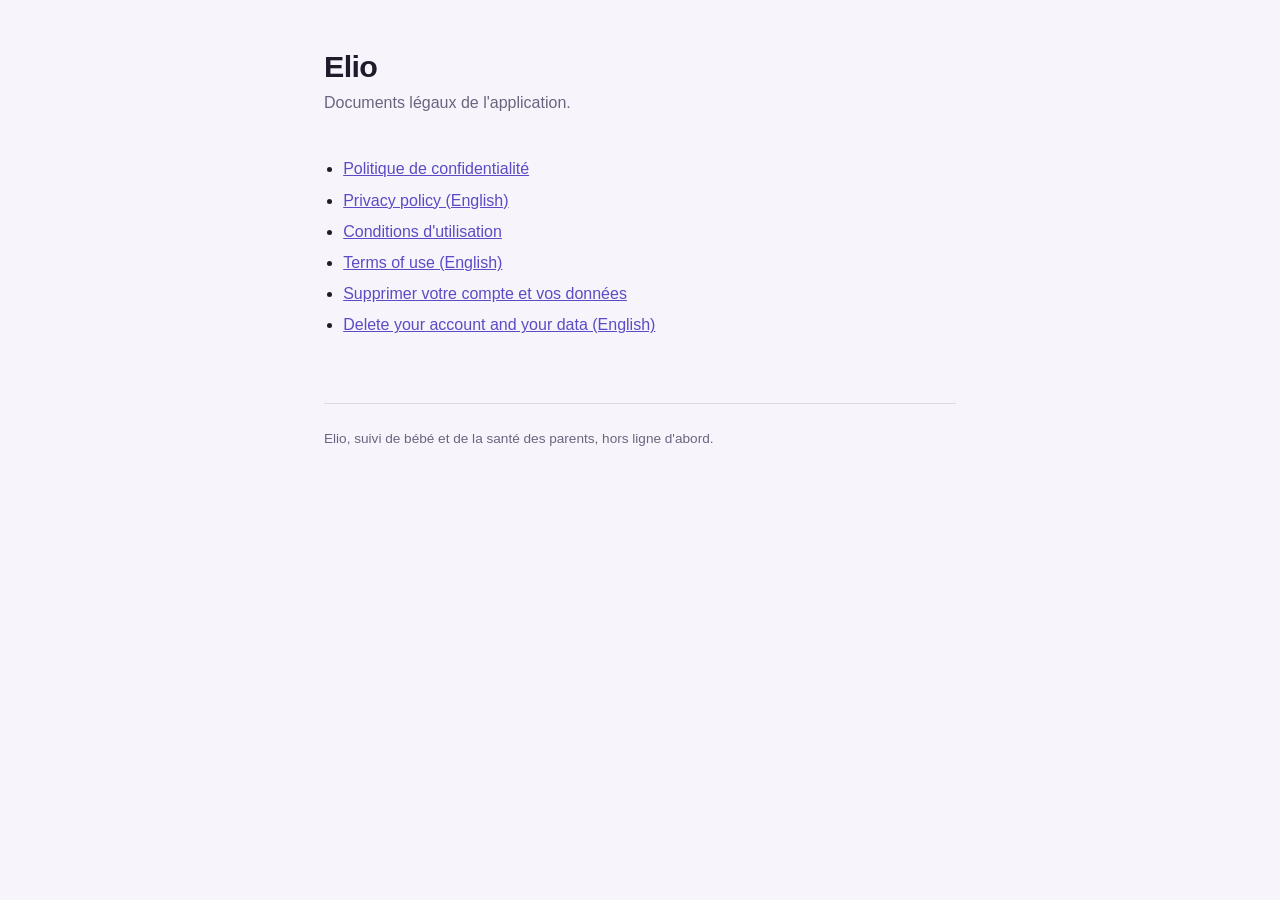
<file: index.html>
<!doctype html>
<html lang="fr">
<head>
<meta charset="utf-8">
<meta name="viewport" content="width=device-width, initial-scale=1">
<title>Elio, documents légaux</title>
<link rel="stylesheet" href="./style.css">
</head>
<body>
<main>
  <header>
    <h1>Elio</h1>
    <p class="lede">Documents légaux de l'application.</p>
  </header>
  <ul>
    <li><a href="./privacy/">Politique de confidentialité</a></li>
    <li><a href="./privacy/en/">Privacy policy (English)</a></li>
    <li><a href="./terms/">Conditions d'utilisation</a></li>
    <li><a href="./terms/en/">Terms of use (English)</a></li>
    <li><a href="./delete-account/">Supprimer votre compte et vos données</a></li>
    <li><a href="./delete-account/en/">Delete your account and your data (English)</a></li>
  </ul>
  <footer>
    Elio, suivi de bébé et de la santé des parents, hors ligne d'abord.
  </footer>
</main>
</body>
</html>
</file>
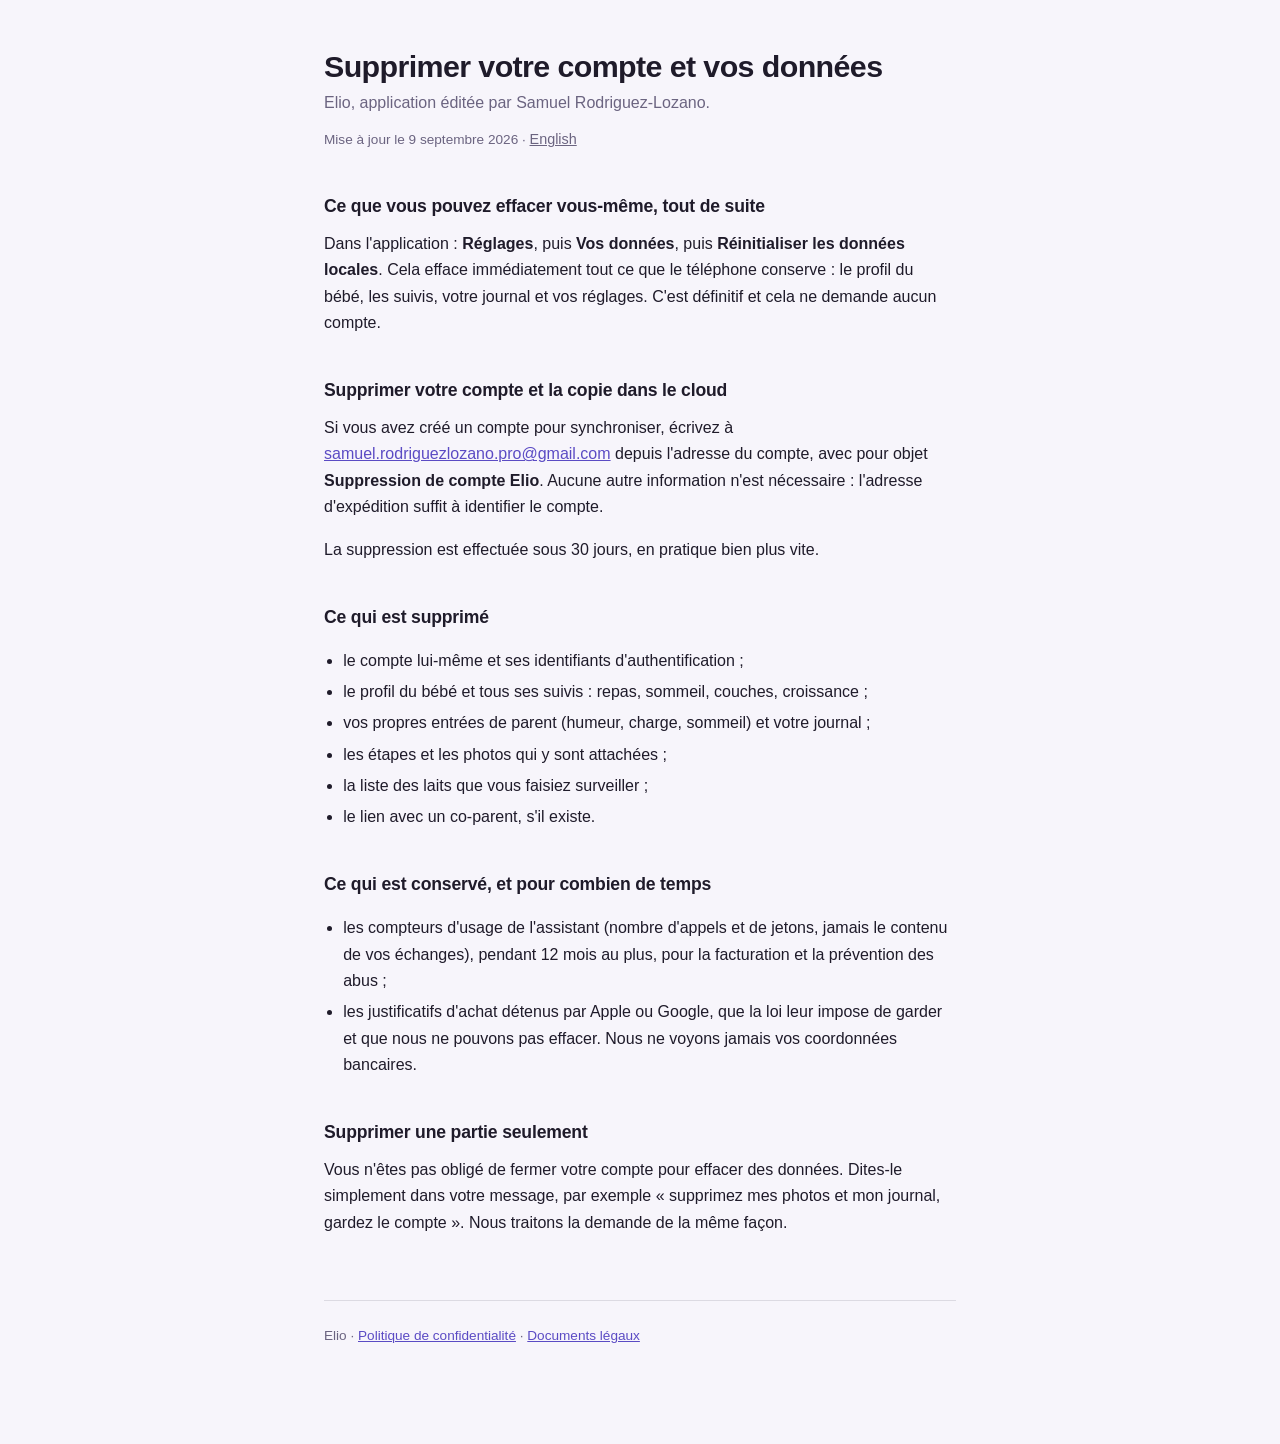
<file: delete-account/index.html>
<!doctype html>
<html lang="fr">
<head>
<meta charset="utf-8">
<meta name="viewport" content="width=device-width, initial-scale=1">
<title>Supprimer votre compte, Elio</title>
<link rel="stylesheet" href="../style.css">
</head>
<body>
<main>
  <header>
    <h1>Supprimer votre compte et vos données</h1>
    <p class="lede">Elio, application éditée par Samuel Rodriguez-Lozano.</p>
    <p class="meta">Mise à jour le 9 septembre 2026 · <a href="./en/" class="switch">English</a></p>
  </header>

  <h2>Ce que vous pouvez effacer vous-même, tout de suite</h2>
  <p>
    Dans l'application : <strong>Réglages</strong>, puis <strong>Vos données</strong>,
    puis <strong>Réinitialiser les données locales</strong>. Cela efface
    immédiatement tout ce que le téléphone conserve : le profil du bébé, les
    suivis, votre journal et vos réglages. C'est définitif et cela ne demande
    aucun compte.
  </p>

  <h2>Supprimer votre compte et la copie dans le cloud</h2>
  <p>
    Si vous avez créé un compte pour synchroniser, écrivez à
    <a href="mailto:samuel.rodriguezlozano.pro@gmail.com?subject=Suppression%20de%20compte%20Elio">samuel.rodriguezlozano.pro@gmail.com</a>
    depuis l'adresse du compte, avec pour objet <strong>Suppression de compte
    Elio</strong>. Aucune autre information n'est nécessaire : l'adresse
    d'expédition suffit à identifier le compte.
  </p>
  <p>La suppression est effectuée sous 30 jours, en pratique bien plus vite.</p>

  <h2>Ce qui est supprimé</h2>
  <ul>
    <li>le compte lui-même et ses identifiants d'authentification ;</li>
    <li>le profil du bébé et tous ses suivis : repas, sommeil, couches, croissance ;</li>
    <li>vos propres entrées de parent (humeur, charge, sommeil) et votre journal ;</li>
    <li>les étapes et les photos qui y sont attachées ;</li>
    <li>la liste des laits que vous faisiez surveiller ;</li>
    <li>le lien avec un co-parent, s'il existe.</li>
  </ul>

  <h2>Ce qui est conservé, et pour combien de temps</h2>
  <ul>
    <li>
      les compteurs d'usage de l'assistant (nombre d'appels et de jetons, jamais
      le contenu de vos échanges), pendant 12 mois au plus, pour la facturation
      et la prévention des abus ;
    </li>
    <li>
      les justificatifs d'achat détenus par Apple ou Google, que la loi leur
      impose de garder et que nous ne pouvons pas effacer. Nous ne voyons jamais
      vos coordonnées bancaires.
    </li>
  </ul>

  <h2>Supprimer une partie seulement</h2>
  <p>
    Vous n'êtes pas obligé de fermer votre compte pour effacer des données.
    Dites-le simplement dans votre message, par exemple « supprimez mes photos
    et mon journal, gardez le compte ». Nous traitons la demande de la même
    façon.
  </p>

  <footer>
    Elio · <a href="../privacy/">Politique de confidentialité</a> · <a href="../">Documents légaux</a>
  </footer>
</main>
</body>
</html>
</file>
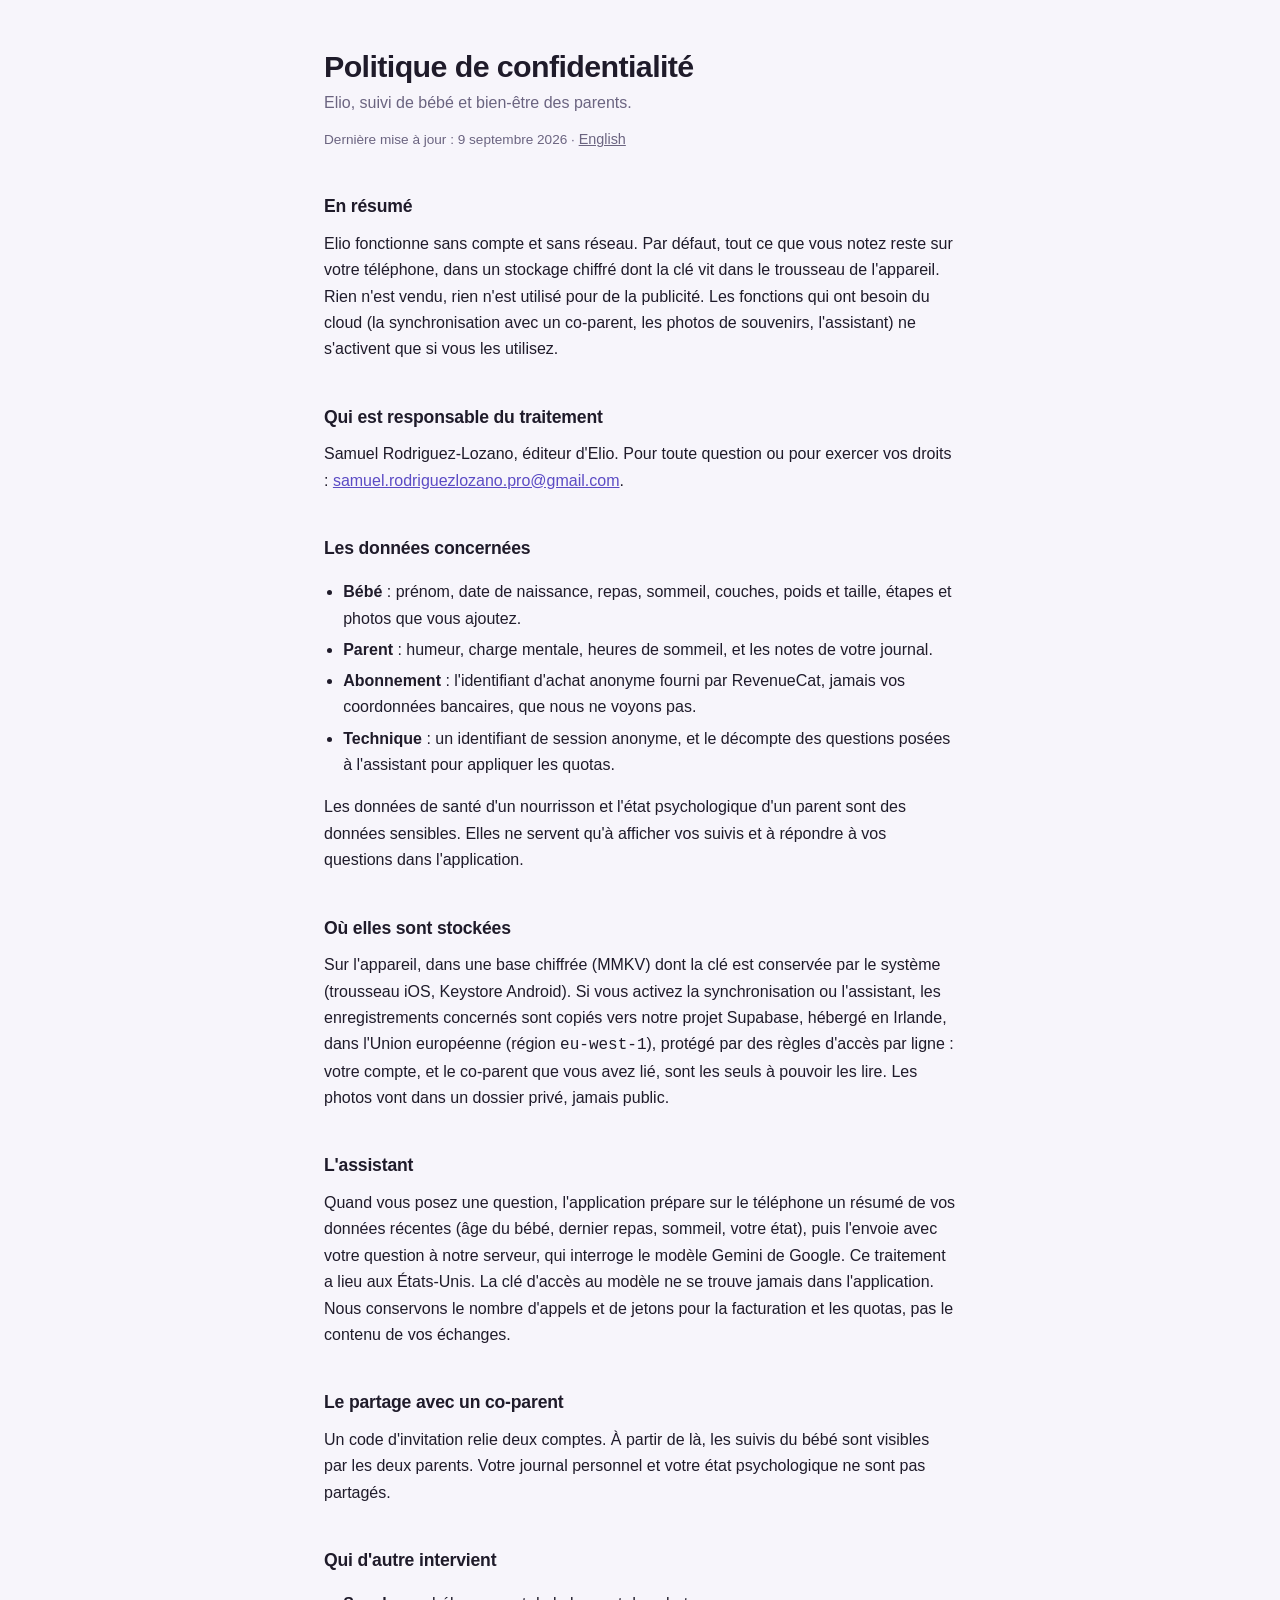
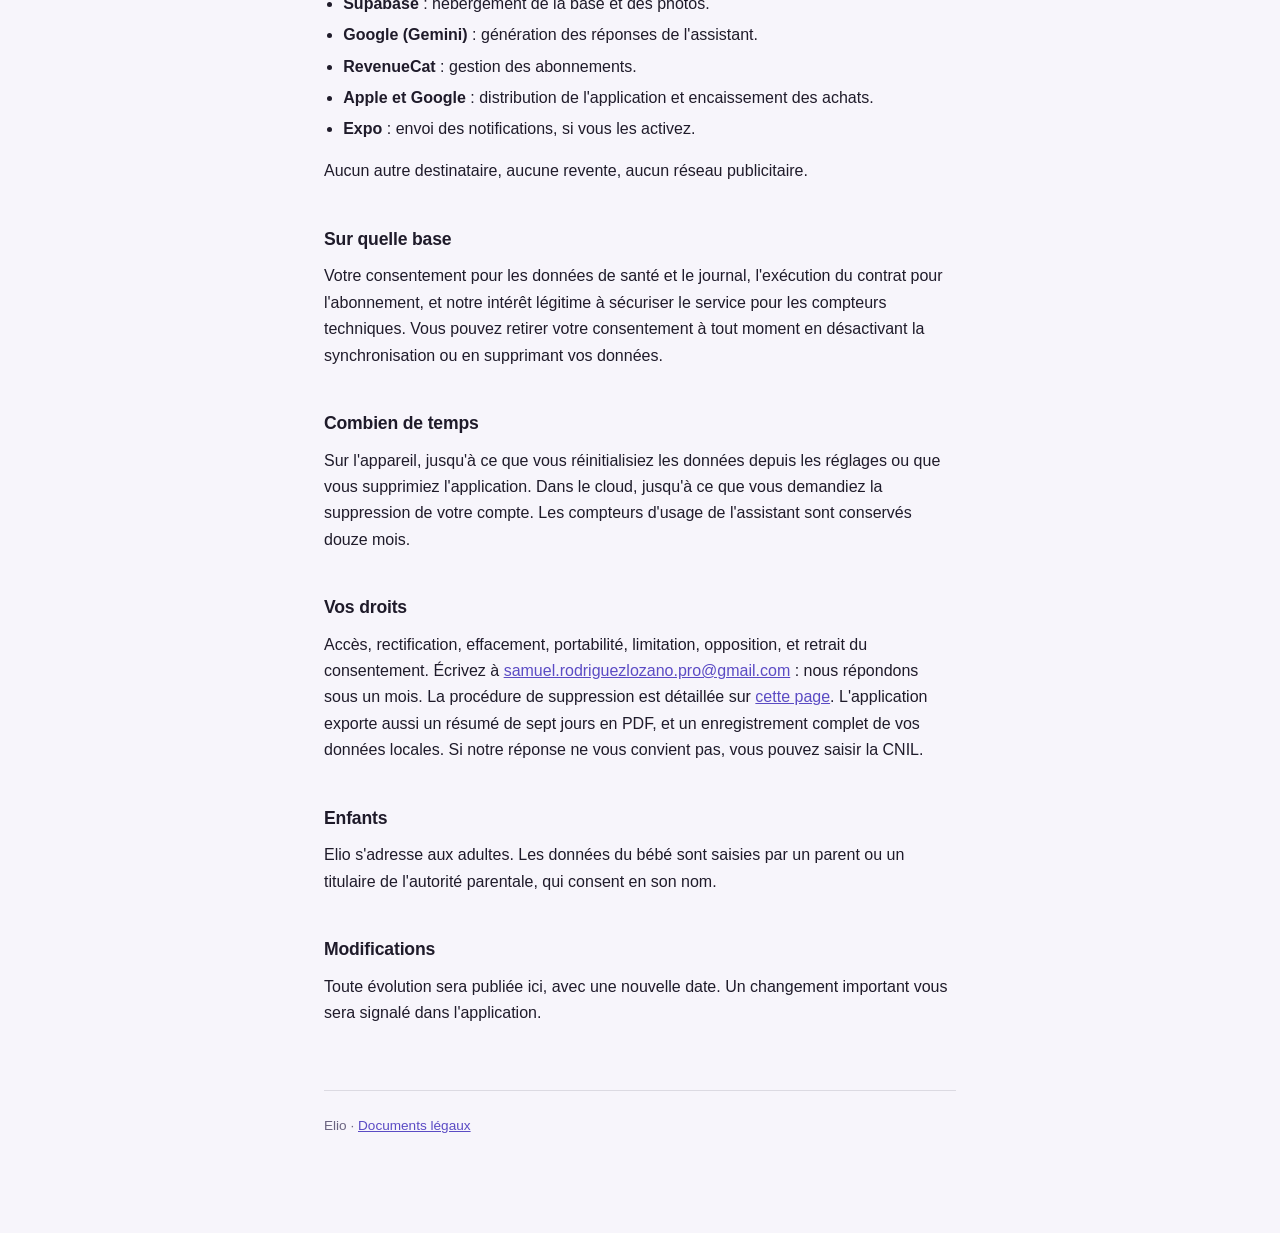
<file: privacy/index.html>
<!doctype html>
<html lang="fr">
<head>
<meta charset="utf-8">
<meta name="viewport" content="width=device-width, initial-scale=1">
<title>Politique de confidentialité, Elio</title>
<link rel="stylesheet" href="../style.css">
</head>
<body>
<main>
  <header>
    <h1>Politique de confidentialité</h1>
    <p class="lede">Elio, suivi de bébé et bien-être des parents.</p>
    <p class="meta">Dernière mise à jour : 9 septembre 2026 · <a href="./en/" class="switch">English</a></p>
  </header>


  <h2>En résumé</h2>
  <p>
    Elio fonctionne sans compte et sans réseau. Par défaut, tout ce que vous
    notez reste sur votre téléphone, dans un stockage chiffré dont la clé vit
    dans le trousseau de l'appareil. Rien n'est vendu, rien n'est utilisé pour
    de la publicité. Les fonctions qui ont besoin du cloud (la synchronisation
    avec un co-parent, les photos de souvenirs, l'assistant) ne s'activent que
    si vous les utilisez.
  </p>

  <h2>Qui est responsable du traitement</h2>
  <p>
    Samuel Rodriguez-Lozano, éditeur d'Elio. Pour toute question ou pour
    exercer vos droits : <a href="mailto:samuel.rodriguezlozano.pro@gmail.com">samuel.rodriguezlozano.pro@gmail.com</a>.
  </p>

  <h2>Les données concernées</h2>
  <ul>
    <li><strong>Bébé</strong> : prénom, date de naissance, repas, sommeil, couches, poids et taille, étapes et photos que vous ajoutez.</li>
    <li><strong>Parent</strong> : humeur, charge mentale, heures de sommeil, et les notes de votre journal.</li>
    <li><strong>Abonnement</strong> : l'identifiant d'achat anonyme fourni par RevenueCat, jamais vos coordonnées bancaires, que nous ne voyons pas.</li>
    <li><strong>Technique</strong> : un identifiant de session anonyme, et le décompte des questions posées à l'assistant pour appliquer les quotas.</li>
  </ul>
  <p>
    Les données de santé d'un nourrisson et l'état psychologique d'un parent
    sont des données sensibles. Elles ne servent qu'à afficher vos suivis et à
    répondre à vos questions dans l'application.
  </p>

  <h2>Où elles sont stockées</h2>
  <p>
    Sur l'appareil, dans une base chiffrée (MMKV) dont la clé est conservée par
    le système (trousseau iOS, Keystore Android). Si vous activez la
    synchronisation ou l'assistant, les enregistrements concernés sont copiés
    vers notre projet Supabase, hébergé en
    Irlande, dans l'Union européenne (région <code>eu-west-1</code>), protégé par des règles d'accès par
    ligne : votre compte, et le co-parent que vous avez lié, sont les seuls à
    pouvoir les lire. Les photos vont dans un dossier privé, jamais public.
  </p>

  <h2>L'assistant</h2>
  <p>
    Quand vous posez une question, l'application prépare sur le téléphone un
    résumé de vos données récentes (âge du bébé, dernier repas, sommeil, votre
    état), puis l'envoie avec votre question à notre serveur, qui interroge le
    modèle Gemini de Google. Ce traitement a lieu aux États-Unis. La clé d'accès
    au modèle ne se trouve jamais dans l'application. Nous conservons le nombre
    d'appels et de jetons pour la facturation et les quotas, pas le contenu de
    vos échanges.
  </p>

  <h2>Le partage avec un co-parent</h2>
  <p>
    Un code d'invitation relie deux comptes. À partir de là, les suivis du bébé
    sont visibles par les deux parents. Votre journal personnel et votre état
    psychologique ne sont pas partagés.
  </p>

  <h2>Qui d'autre intervient</h2>
  <ul>
    <li><strong>Supabase</strong> : hébergement de la base et des photos.</li>
    <li><strong>Google (Gemini)</strong> : génération des réponses de l'assistant.</li>
    <li><strong>RevenueCat</strong> : gestion des abonnements.</li>
    <li><strong>Apple et Google</strong> : distribution de l'application et encaissement des achats.</li>
    <li><strong>Expo</strong> : envoi des notifications, si vous les activez.</li>
  </ul>
  <p>Aucun autre destinataire, aucune revente, aucun réseau publicitaire.</p>

  <h2>Sur quelle base</h2>
  <p>
    Votre consentement pour les données de santé et le journal, l'exécution du
    contrat pour l'abonnement, et notre intérêt légitime à sécuriser le service
    pour les compteurs techniques. Vous pouvez retirer votre consentement à tout
    moment en désactivant la synchronisation ou en supprimant vos données.
  </p>

  <h2>Combien de temps</h2>
  <p>
    Sur l'appareil, jusqu'à ce que vous réinitialisiez les données depuis les
    réglages ou que vous supprimiez l'application. Dans le cloud, jusqu'à ce que
    vous demandiez la suppression de votre compte. Les compteurs d'usage de
    l'assistant sont conservés douze mois.
  </p>

  <h2>Vos droits</h2>
  <p>
    Accès, rectification, effacement, portabilité, limitation, opposition, et
    retrait du consentement. Écrivez à
    <a href="mailto:samuel.rodriguezlozano.pro@gmail.com">samuel.rodriguezlozano.pro@gmail.com</a> : nous répondons sous un mois.
    La procédure de suppression est détaillée sur
    <a href="../delete-account/">cette page</a>. L'application exporte aussi un
    résumé de sept jours en PDF, et un enregistrement complet de vos données
    locales. Si notre réponse ne vous
    convient pas, vous pouvez saisir la CNIL.
  </p>

  <h2>Enfants</h2>
  <p>
    Elio s'adresse aux adultes. Les données du bébé sont saisies par un parent
    ou un titulaire de l'autorité parentale, qui consent en son nom.
  </p>

  <h2>Modifications</h2>
  <p>
    Toute évolution sera publiée ici, avec une nouvelle date. Un changement
    important vous sera signalé dans l'application.
  </p>

  <footer>
    Elio · <a href="../">Documents légaux</a>
  </footer>
</main>
</body>
</html>
</file>
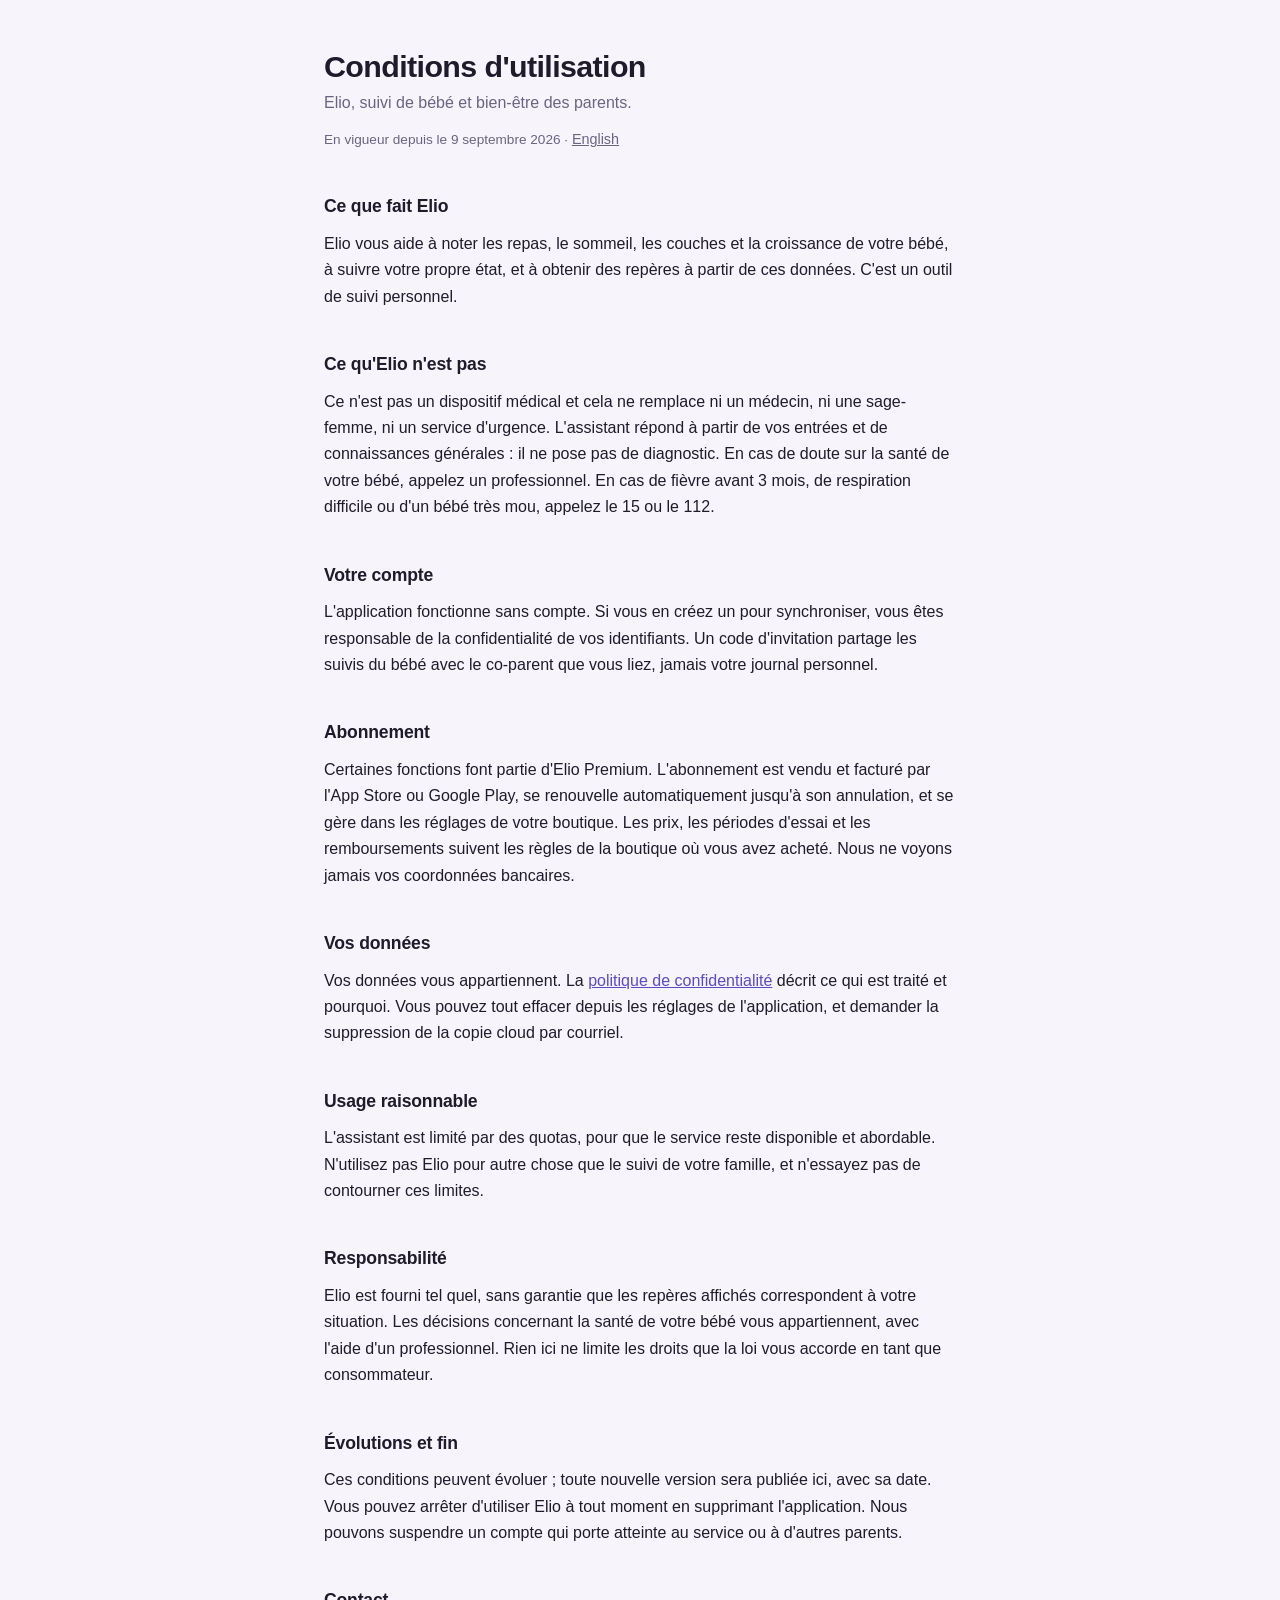
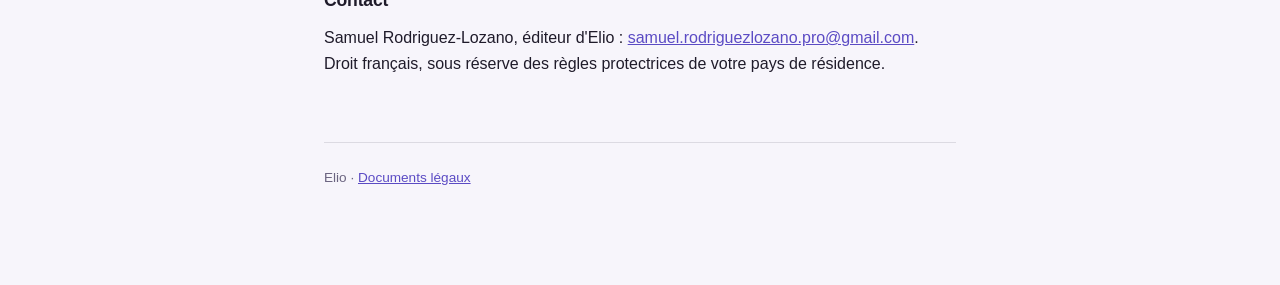
<file: terms/index.html>
<!doctype html>
<html lang="fr">
<head>
<meta charset="utf-8">
<meta name="viewport" content="width=device-width, initial-scale=1">
<title>Conditions d'utilisation, Elio</title>
<link rel="stylesheet" href="../style.css">
</head>
<body>
<main>
  <header>
    <h1>Conditions d'utilisation</h1>
    <p class="lede">Elio, suivi de bébé et bien-être des parents.</p>
    <p class="meta">En vigueur depuis le 9 septembre 2026 · <a href="./en/" class="switch">English</a></p>
  </header>

  <h2>Ce que fait Elio</h2>
  <p>
    Elio vous aide à noter les repas, le sommeil, les couches et la croissance
    de votre bébé, à suivre votre propre état, et à obtenir des repères à partir
    de ces données. C'est un outil de suivi personnel.
  </p>

  <h2>Ce qu'Elio n'est pas</h2>
  <p>
    Ce n'est pas un dispositif médical et cela ne remplace ni un médecin, ni une
    sage-femme, ni un service d'urgence. L'assistant répond à partir de vos
    entrées et de connaissances générales : il ne pose pas de diagnostic. En cas
    de doute sur la santé de votre bébé, appelez un professionnel. En cas de
    fièvre avant 3 mois, de respiration difficile ou d'un bébé très mou, appelez
    le 15 ou le 112.
  </p>

  <h2>Votre compte</h2>
  <p>
    L'application fonctionne sans compte. Si vous en créez un pour synchroniser,
    vous êtes responsable de la confidentialité de vos identifiants. Un code
    d'invitation partage les suivis du bébé avec le co-parent que vous liez,
    jamais votre journal personnel.
  </p>

  <h2>Abonnement</h2>
  <p>
    Certaines fonctions font partie d'Elio Premium. L'abonnement est vendu et
    facturé par l'App Store ou Google Play, se renouvelle automatiquement jusqu'à
    son annulation, et se gère dans les réglages de votre boutique. Les prix,
    les périodes d'essai et les remboursements suivent les règles de la boutique
    où vous avez acheté. Nous ne voyons jamais vos coordonnées bancaires.
  </p>

  <h2>Vos données</h2>
  <p>
    Vos données vous appartiennent. La
    <a href="../privacy/">politique de confidentialité</a> décrit ce qui est
    traité et pourquoi. Vous pouvez tout effacer depuis les réglages de
    l'application, et demander la suppression de la copie cloud par courriel.
  </p>

  <h2>Usage raisonnable</h2>
  <p>
    L'assistant est limité par des quotas, pour que le service reste disponible
    et abordable. N'utilisez pas Elio pour autre chose que le suivi de votre
    famille, et n'essayez pas de contourner ces limites.
  </p>

  <h2>Responsabilité</h2>
  <p>
    Elio est fourni tel quel, sans garantie que les repères affichés
    correspondent à votre situation. Les décisions concernant la santé de votre
    bébé vous appartiennent, avec l'aide d'un professionnel. Rien ici ne limite
    les droits que la loi vous accorde en tant que consommateur.
  </p>

  <h2>Évolutions et fin</h2>
  <p>
    Ces conditions peuvent évoluer ; toute nouvelle version sera publiée ici,
    avec sa date. Vous pouvez arrêter d'utiliser Elio à tout moment en
    supprimant l'application. Nous pouvons suspendre un compte qui porte
    atteinte au service ou à d'autres parents.
  </p>

  <h2>Contact</h2>
  <p>
    Samuel Rodriguez-Lozano, éditeur d'Elio :
    <a href="mailto:samuel.rodriguezlozano.pro@gmail.com">samuel.rodriguezlozano.pro@gmail.com</a>.
    Droit français, sous réserve des règles protectrices de votre pays de
    résidence.
  </p>

  <footer>
    Elio · <a href="../">Documents légaux</a>
  </footer>
</main>
</body>
</html>
</file>
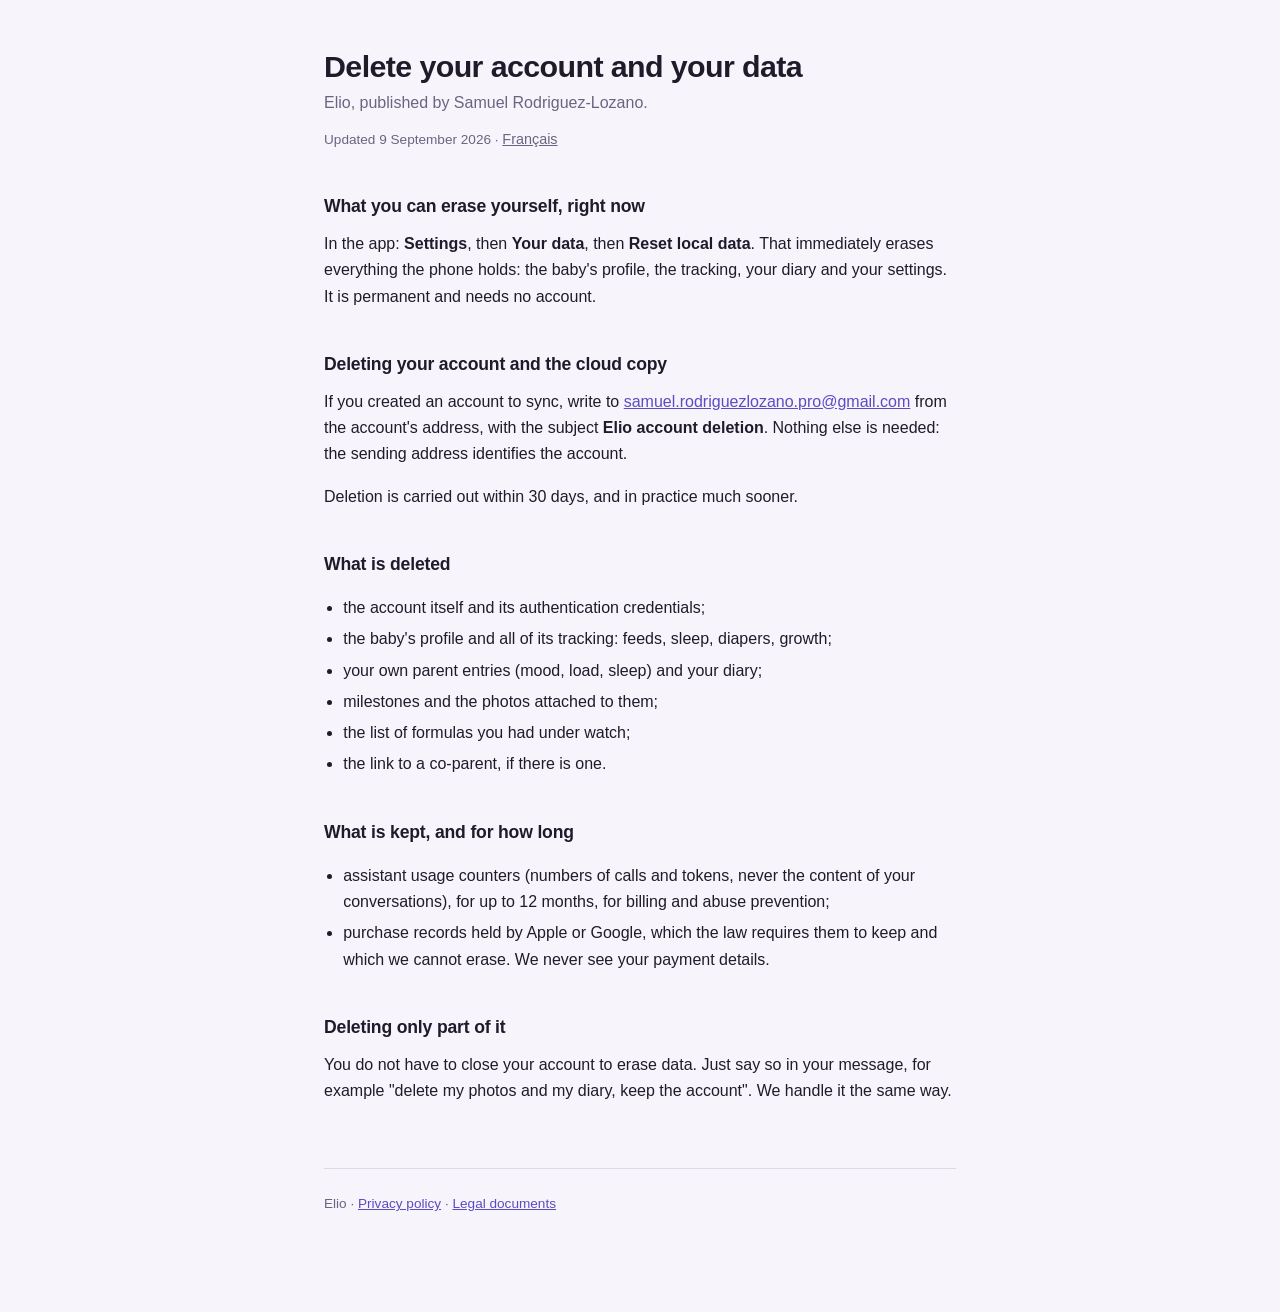
<file: delete-account/en/index.html>
<!doctype html>
<html lang="en">
<head>
<meta charset="utf-8">
<meta name="viewport" content="width=device-width, initial-scale=1">
<title>Delete your account, Elio</title>
<link rel="stylesheet" href="../../style.css">
</head>
<body>
<main>
  <header>
    <h1>Delete your account and your data</h1>
    <p class="lede">Elio, published by Samuel Rodriguez-Lozano.</p>
    <p class="meta">Updated 9 September 2026 · <a href="../" class="switch">Français</a></p>
  </header>

  <h2>What you can erase yourself, right now</h2>
  <p>
    In the app: <strong>Settings</strong>, then <strong>Your data</strong>, then
    <strong>Reset local data</strong>. That immediately erases everything the
    phone holds: the baby's profile, the tracking, your diary and your settings.
    It is permanent and needs no account.
  </p>

  <h2>Deleting your account and the cloud copy</h2>
  <p>
    If you created an account to sync, write to
    <a href="mailto:samuel.rodriguezlozano.pro@gmail.com?subject=Elio%20account%20deletion">samuel.rodriguezlozano.pro@gmail.com</a>
    from the account's address, with the subject <strong>Elio account
    deletion</strong>. Nothing else is needed: the sending address identifies
    the account.
  </p>
  <p>Deletion is carried out within 30 days, and in practice much sooner.</p>

  <h2>What is deleted</h2>
  <ul>
    <li>the account itself and its authentication credentials;</li>
    <li>the baby's profile and all of its tracking: feeds, sleep, diapers, growth;</li>
    <li>your own parent entries (mood, load, sleep) and your diary;</li>
    <li>milestones and the photos attached to them;</li>
    <li>the list of formulas you had under watch;</li>
    <li>the link to a co-parent, if there is one.</li>
  </ul>

  <h2>What is kept, and for how long</h2>
  <ul>
    <li>
      assistant usage counters (numbers of calls and tokens, never the content
      of your conversations), for up to 12 months, for billing and abuse
      prevention;
    </li>
    <li>
      purchase records held by Apple or Google, which the law requires them to
      keep and which we cannot erase. We never see your payment details.
    </li>
  </ul>

  <h2>Deleting only part of it</h2>
  <p>
    You do not have to close your account to erase data. Just say so in your
    message, for example "delete my photos and my diary, keep the account". We
    handle it the same way.
  </p>

  <footer>
    Elio · <a href="../../privacy/en/">Privacy policy</a> · <a href="../../">Legal documents</a>
  </footer>
</main>
</body>
</html>
</file>
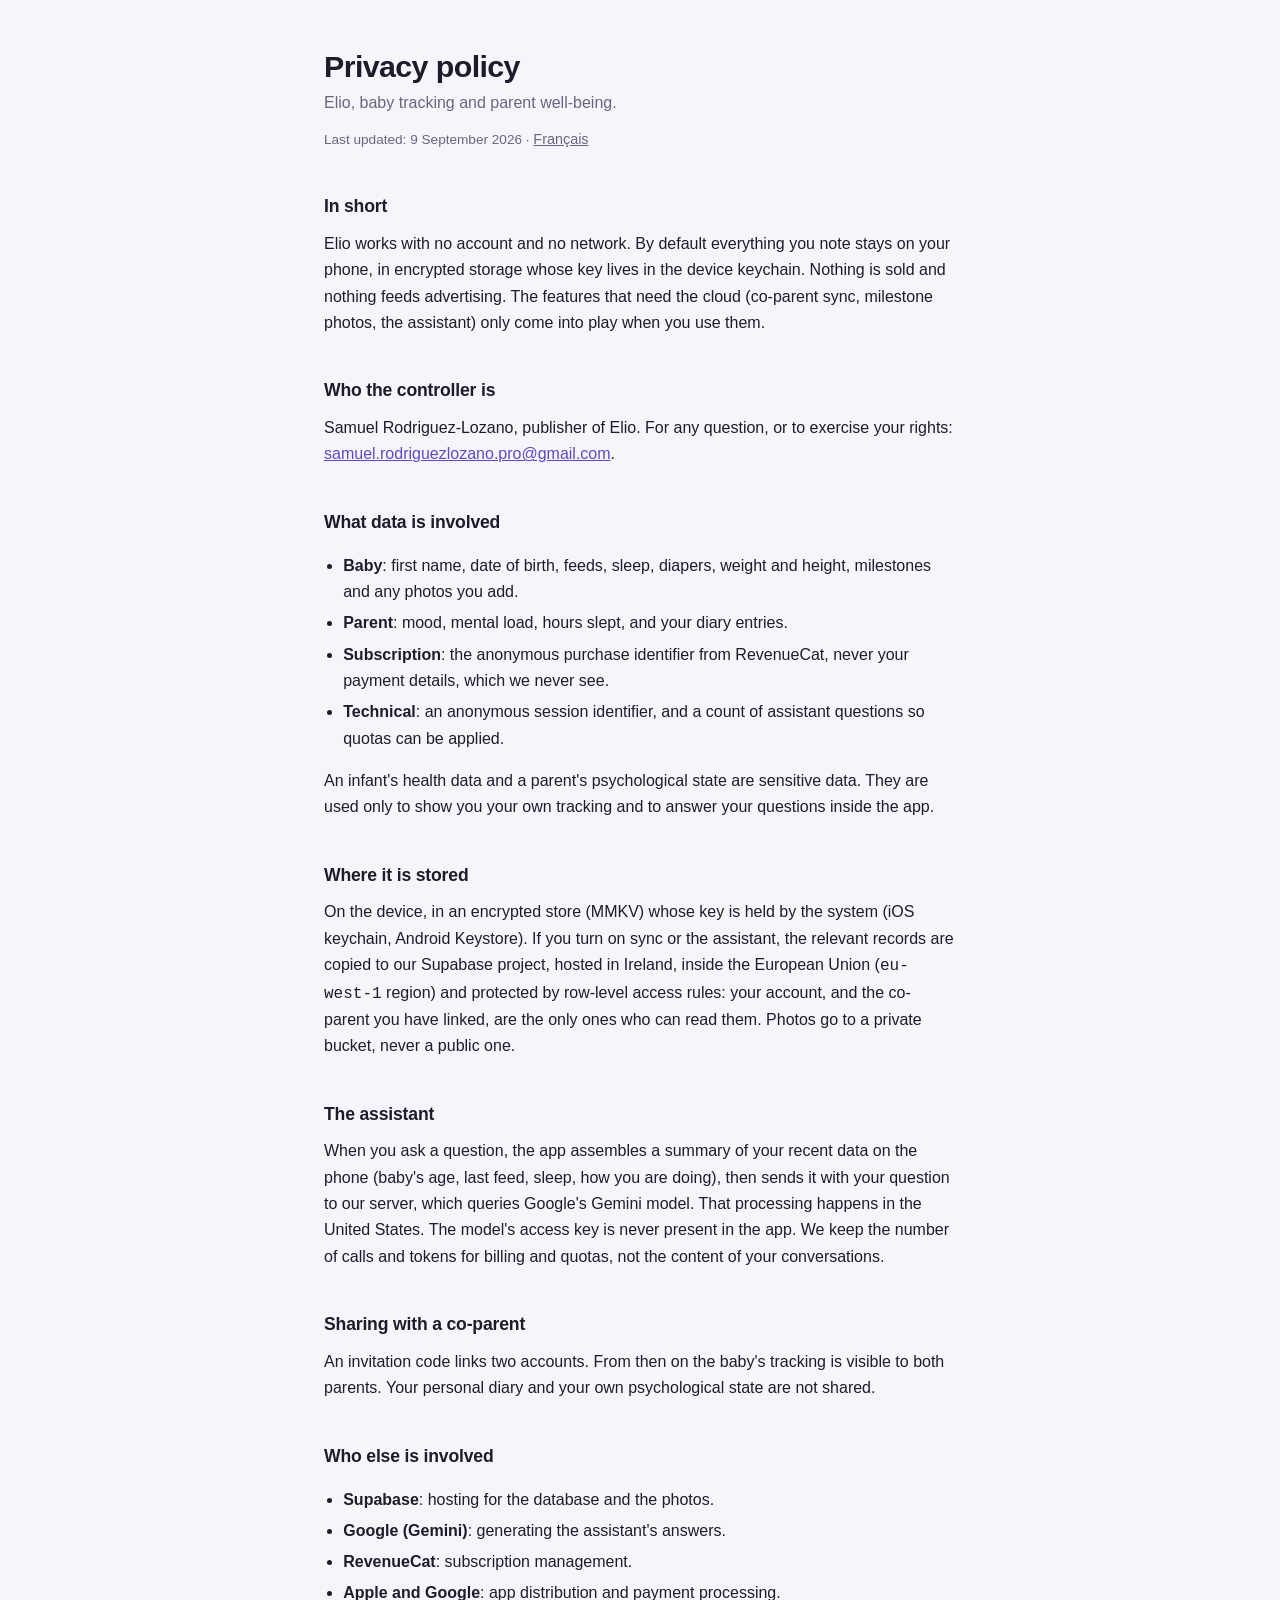
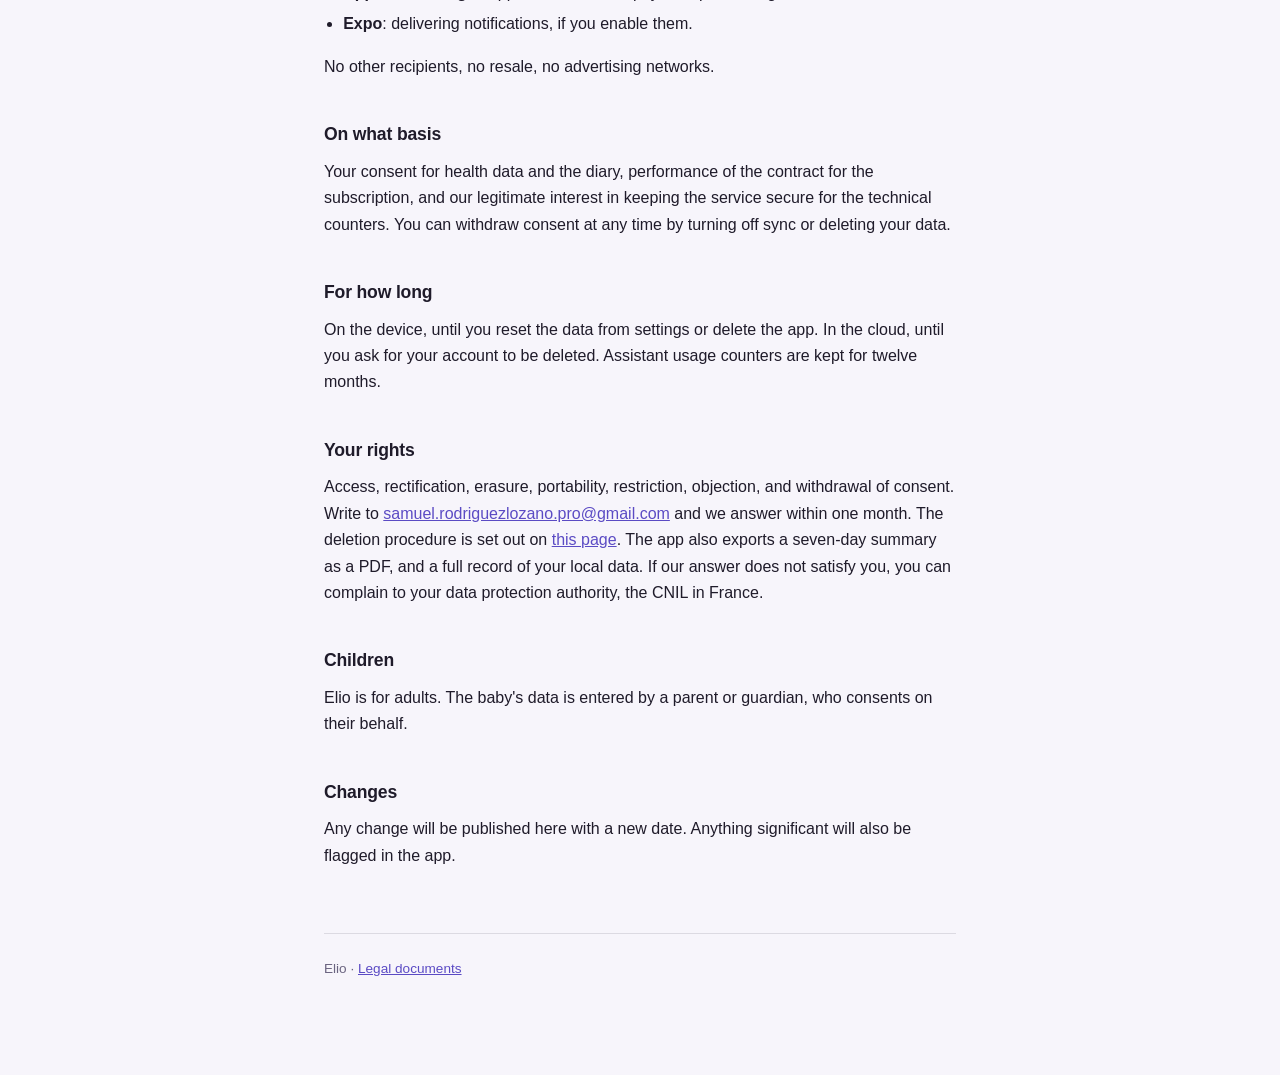
<file: privacy/en/index.html>
<!doctype html>
<html lang="en">
<head>
<meta charset="utf-8">
<meta name="viewport" content="width=device-width, initial-scale=1">
<title>Privacy policy, Elio</title>
<link rel="stylesheet" href="../../style.css">
</head>
<body>
<main>
  <header>
    <h1>Privacy policy</h1>
    <p class="lede">Elio, baby tracking and parent well-being.</p>
    <p class="meta">Last updated: 9 September 2026 · <a href="../" class="switch">Français</a></p>
  </header>


  <h2>In short</h2>
  <p>
    Elio works with no account and no network. By default everything you note
    stays on your phone, in encrypted storage whose key lives in the device
    keychain. Nothing is sold and nothing feeds advertising. The features that
    need the cloud (co-parent sync, milestone photos, the assistant) only come
    into play when you use them.
  </p>

  <h2>Who the controller is</h2>
  <p>
    Samuel Rodriguez-Lozano, publisher of Elio. For any question, or to exercise
    your rights: <a href="mailto:samuel.rodriguezlozano.pro@gmail.com">samuel.rodriguezlozano.pro@gmail.com</a>.
  </p>

  <h2>What data is involved</h2>
  <ul>
    <li><strong>Baby</strong>: first name, date of birth, feeds, sleep, diapers, weight and height, milestones and any photos you add.</li>
    <li><strong>Parent</strong>: mood, mental load, hours slept, and your diary entries.</li>
    <li><strong>Subscription</strong>: the anonymous purchase identifier from RevenueCat, never your payment details, which we never see.</li>
    <li><strong>Technical</strong>: an anonymous session identifier, and a count of assistant questions so quotas can be applied.</li>
  </ul>
  <p>
    An infant's health data and a parent's psychological state are sensitive
    data. They are used only to show you your own tracking and to answer your
    questions inside the app.
  </p>

  <h2>Where it is stored</h2>
  <p>
    On the device, in an encrypted store (MMKV) whose key is held by the system
    (iOS keychain, Android Keystore). If you turn on sync or the assistant, the
    relevant records are copied to our Supabase project, hosted in
    Ireland, inside the European Union (<code>eu-west-1</code> region) and protected by row-level access
    rules: your account, and the co-parent you have linked, are the only ones
    who can read them. Photos go to a private bucket, never a public one.
  </p>

  <h2>The assistant</h2>
  <p>
    When you ask a question, the app assembles a summary of your recent data on
    the phone (baby's age, last feed, sleep, how you are doing), then sends it
    with your question to our server, which queries Google's Gemini model. That
    processing happens in the United States. The model's access key is never
    present in the app. We keep the number of calls and tokens for billing and
    quotas, not the content of your conversations.
  </p>

  <h2>Sharing with a co-parent</h2>
  <p>
    An invitation code links two accounts. From then on the baby's tracking is
    visible to both parents. Your personal diary and your own psychological
    state are not shared.
  </p>

  <h2>Who else is involved</h2>
  <ul>
    <li><strong>Supabase</strong>: hosting for the database and the photos.</li>
    <li><strong>Google (Gemini)</strong>: generating the assistant's answers.</li>
    <li><strong>RevenueCat</strong>: subscription management.</li>
    <li><strong>Apple and Google</strong>: app distribution and payment processing.</li>
    <li><strong>Expo</strong>: delivering notifications, if you enable them.</li>
  </ul>
  <p>No other recipients, no resale, no advertising networks.</p>

  <h2>On what basis</h2>
  <p>
    Your consent for health data and the diary, performance of the contract for
    the subscription, and our legitimate interest in keeping the service secure
    for the technical counters. You can withdraw consent at any time by turning
    off sync or deleting your data.
  </p>

  <h2>For how long</h2>
  <p>
    On the device, until you reset the data from settings or delete the app. In
    the cloud, until you ask for your account to be deleted. Assistant usage
    counters are kept for twelve months.
  </p>

  <h2>Your rights</h2>
  <p>
    Access, rectification, erasure, portability, restriction, objection, and
    withdrawal of consent. Write to <a href="mailto:samuel.rodriguezlozano.pro@gmail.com">samuel.rodriguezlozano.pro@gmail.com</a> and we
    answer within one month. The deletion procedure is set out on
    <a href="../../delete-account/en/">this page</a>. The app also exports a
    seven-day summary as a PDF, and a full record of your local data. If our answer does not satisfy you,
    you can complain to your data protection authority, the CNIL in France.
  </p>

  <h2>Children</h2>
  <p>
    Elio is for adults. The baby's data is entered by a parent or guardian, who
    consents on their behalf.
  </p>

  <h2>Changes</h2>
  <p>
    Any change will be published here with a new date. Anything significant will
    also be flagged in the app.
  </p>

  <footer>
    Elio · <a href="../../">Legal documents</a>
  </footer>
</main>
</body>
</html>
</file>
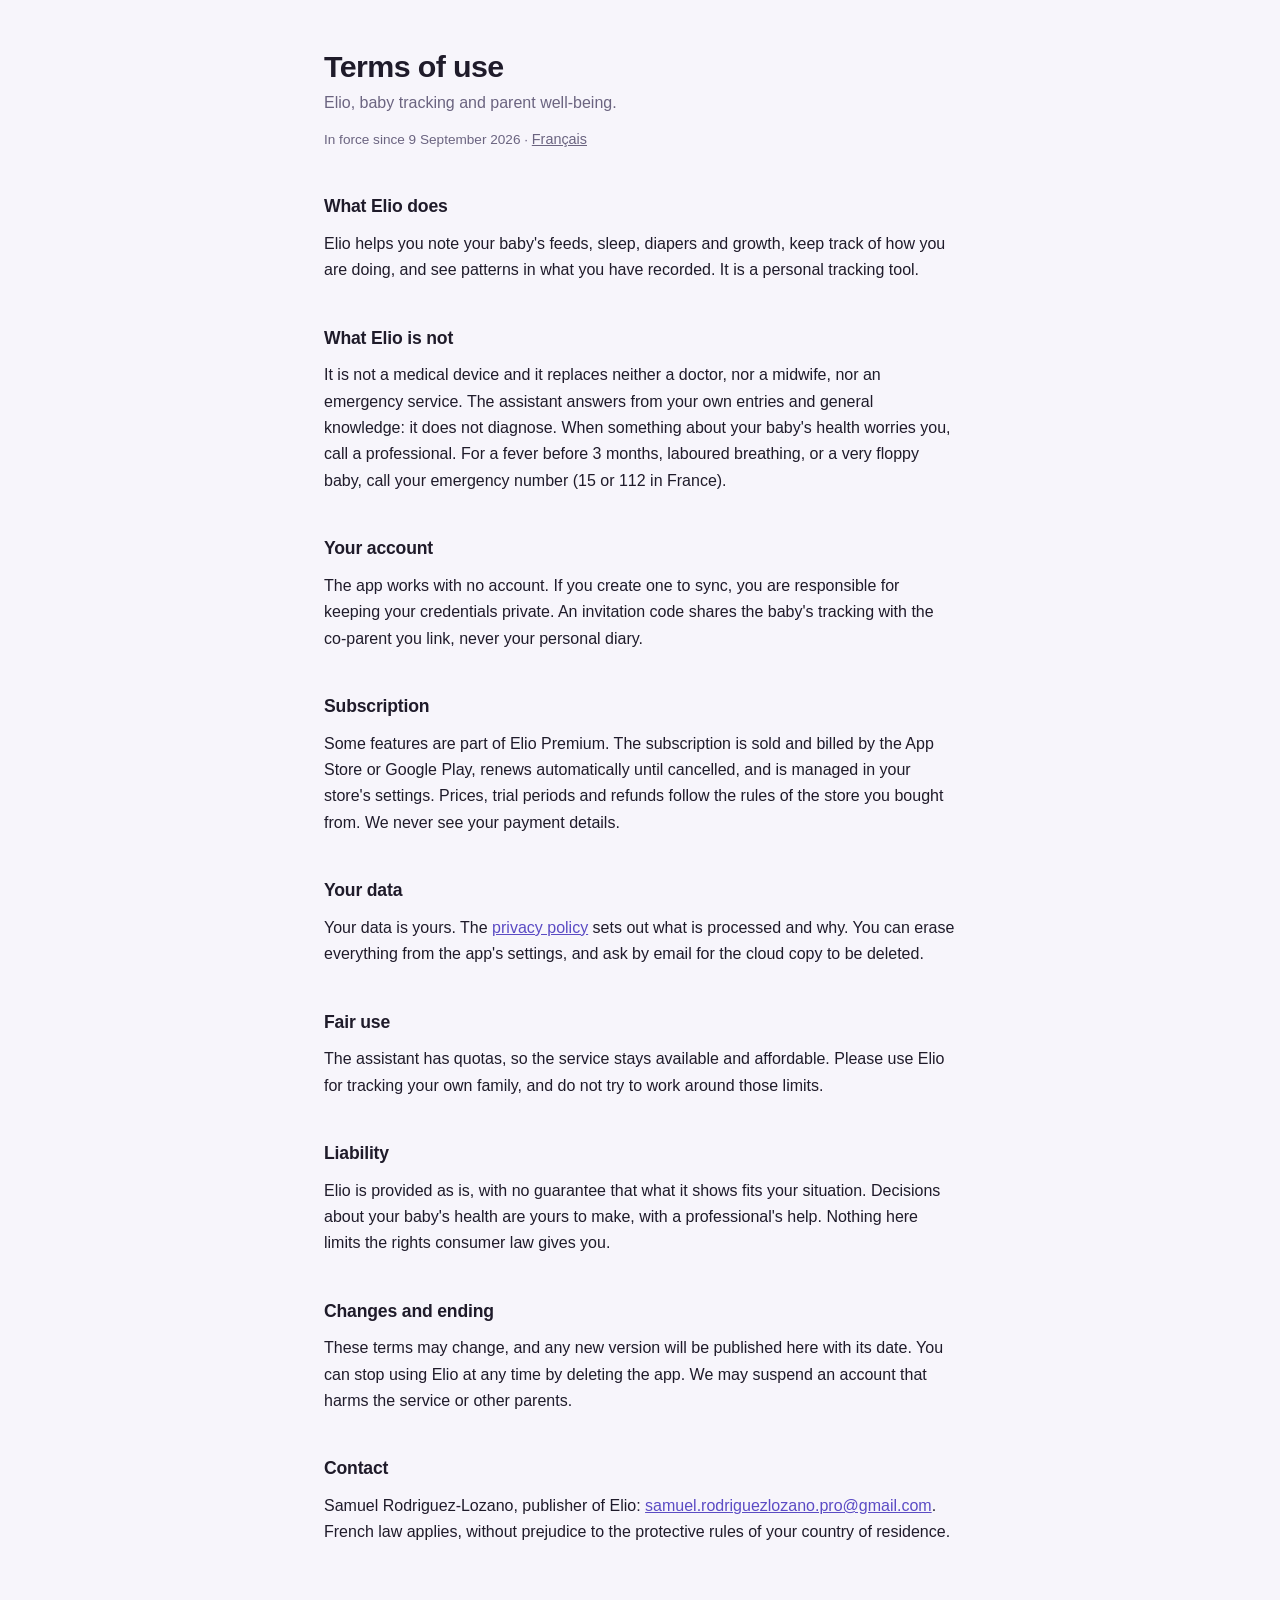
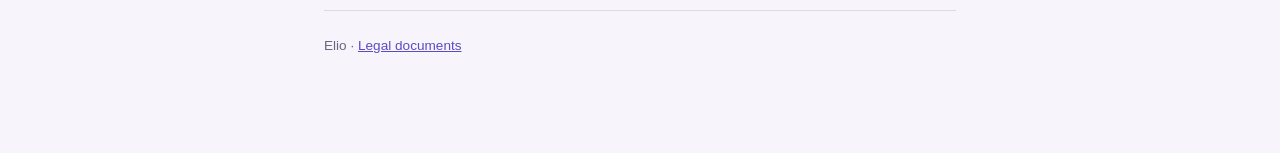
<file: terms/en/index.html>
<!doctype html>
<html lang="en">
<head>
<meta charset="utf-8">
<meta name="viewport" content="width=device-width, initial-scale=1">
<title>Terms of use, Elio</title>
<link rel="stylesheet" href="../../style.css">
</head>
<body>
<main>
  <header>
    <h1>Terms of use</h1>
    <p class="lede">Elio, baby tracking and parent well-being.</p>
    <p class="meta">In force since 9 September 2026 · <a href="../" class="switch">Français</a></p>
  </header>

  <h2>What Elio does</h2>
  <p>
    Elio helps you note your baby's feeds, sleep, diapers and growth, keep track
    of how you are doing, and see patterns in what you have recorded. It is a
    personal tracking tool.
  </p>

  <h2>What Elio is not</h2>
  <p>
    It is not a medical device and it replaces neither a doctor, nor a midwife,
    nor an emergency service. The assistant answers from your own entries and
    general knowledge: it does not diagnose. When something about your baby's
    health worries you, call a professional. For a fever before 3 months,
    laboured breathing, or a very floppy baby, call your emergency number (15 or
    112 in France).
  </p>

  <h2>Your account</h2>
  <p>
    The app works with no account. If you create one to sync, you are
    responsible for keeping your credentials private. An invitation code shares
    the baby's tracking with the co-parent you link, never your personal diary.
  </p>

  <h2>Subscription</h2>
  <p>
    Some features are part of Elio Premium. The subscription is sold and billed
    by the App Store or Google Play, renews automatically until cancelled, and is
    managed in your store's settings. Prices, trial periods and refunds follow
    the rules of the store you bought from. We never see your payment details.
  </p>

  <h2>Your data</h2>
  <p>
    Your data is yours. The <a href="../../privacy/en/">privacy policy</a> sets
    out what is processed and why. You can erase everything from the app's
    settings, and ask by email for the cloud copy to be deleted.
  </p>

  <h2>Fair use</h2>
  <p>
    The assistant has quotas, so the service stays available and affordable.
    Please use Elio for tracking your own family, and do not try to work around
    those limits.
  </p>

  <h2>Liability</h2>
  <p>
    Elio is provided as is, with no guarantee that what it shows fits your
    situation. Decisions about your baby's health are yours to make, with a
    professional's help. Nothing here limits the rights consumer law gives you.
  </p>

  <h2>Changes and ending</h2>
  <p>
    These terms may change, and any new version will be published here with its
    date. You can stop using Elio at any time by deleting the app. We may
    suspend an account that harms the service or other parents.
  </p>

  <h2>Contact</h2>
  <p>
    Samuel Rodriguez-Lozano, publisher of Elio:
    <a href="mailto:samuel.rodriguezlozano.pro@gmail.com">samuel.rodriguezlozano.pro@gmail.com</a>.
    French law applies, without prejudice to the protective rules of your
    country of residence.
  </p>

  <footer>
    Elio · <a href="../../">Legal documents</a>
  </footer>
</main>
</body>
</html>
</file>
<file: style.css>
:root {
  --bg: #f7f5fb;
  --surface: #fffefe;
  --ink: #1f1b2a;
  --muted: #6b6480;
  --rule: rgba(31, 27, 42, 0.12);
  --accent: #5b4bc4;
  --notice: #fdf6e3;
  --notice-rule: rgba(160, 120, 20, 0.35);
}
@media (prefers-color-scheme: dark) {
  :root {
    --bg: #0c0a12;
    --surface: #14111c;
    --ink: #ece9f5;
    --muted: #9a93ad;
    --rule: rgba(236, 233, 245, 0.14);
    --accent: #a99cf0;
    --notice: #1d1708;
    --notice-rule: rgba(220, 180, 80, 0.35);
  }
}
* { box-sizing: border-box; }
body {
  margin: 0;
  background: var(--bg);
  color: var(--ink);
  font: 16px/1.65 -apple-system, BlinkMacSystemFont, "Segoe UI", Roboto, sans-serif;
  -webkit-font-smoothing: antialiased;
}
main { max-width: 42rem; margin: 0 auto; padding: 3rem 1.25rem 6rem; }
header { margin-bottom: 2.5rem; }
h1 { font-size: 1.9rem; line-height: 1.2; margin: 0 0 0.35rem; letter-spacing: -0.02em; }
h2 { font-size: 1.1rem; margin: 2.5rem 0 0.6rem; letter-spacing: -0.01em; }
h2 + p { margin-top: 0; }
p, li { color: var(--ink); }
.lede { color: var(--muted); margin: 0; }
.meta { color: var(--muted); font-size: 0.85rem; margin-top: 0.75rem; }
a { color: var(--accent); }
hr { border: 0; border-top: 1px solid var(--rule); margin: 2.5rem 0; }
.notice {
  background: var(--notice);
  border: 1px solid var(--notice-rule);
  border-radius: 10px;
  padding: 1rem 1.1rem;
  margin: 0 0 2.5rem;
  font-size: 0.92rem;
}
.notice strong { display: block; margin-bottom: 0.3rem; }
.todo {
  background: var(--surface);
  border: 1px dashed var(--notice-rule);
  border-radius: 4px;
  padding: 0 0.35rem;
  font-family: ui-monospace, SFMono-Regular, Menlo, monospace;
  font-size: 0.9em;
}
.switch { font-size: 0.9rem; color: var(--muted); }
ul { padding-left: 1.2rem; }
li { margin: 0.3rem 0; }
footer { margin-top: 4rem; padding-top: 1.5rem; border-top: 1px solid var(--rule); color: var(--muted); font-size: 0.85rem; }
</file>
